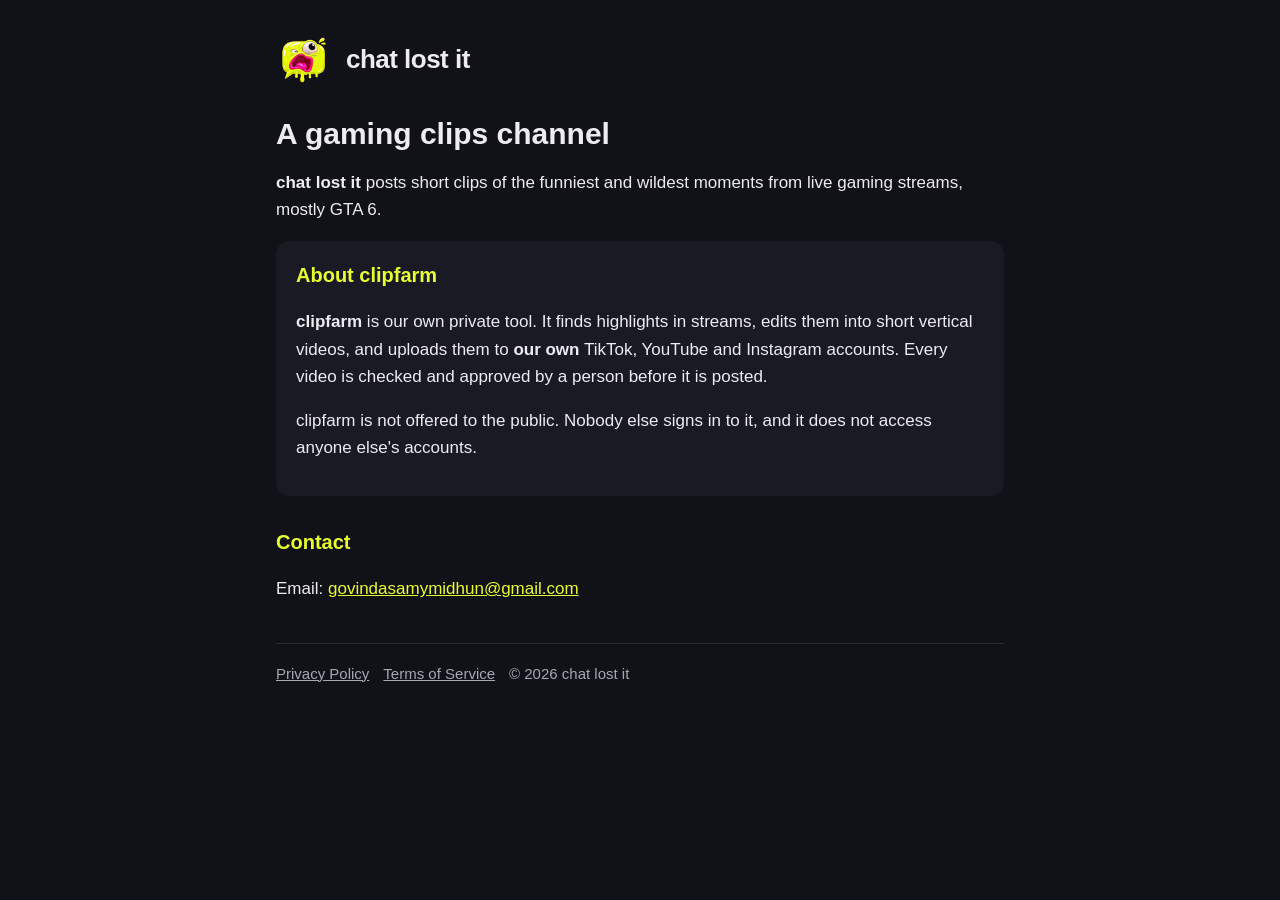
<file: index.html>
<!doctype html>
<html lang="en">
<head>
<meta charset="utf-8">
<meta name="viewport" content="width=device-width, initial-scale=1">
<title>chat lost it</title>
<meta name="description" content="chat lost it is a gaming clips channel. clipfarm is our private tool for posting our clips.">
<link rel="icon" href="favicon.png">
<link rel="apple-touch-icon" href="apple-touch-icon.png">
<link rel="stylesheet" href="style.css">
</head>
<body>
<main>
<header><img src="apple-touch-icon.png" alt=""><a href="./">chat lost it</a></header>

<h1>A gaming clips channel</h1>
<p><strong>chat lost it</strong> posts short clips of the funniest and wildest moments from live gaming streams, mostly GTA 6.</p>

<div class="card">
<h2 style="margin-top:0">About clipfarm</h2>
<p><strong>clipfarm</strong> is our own private tool. It finds highlights in streams, edits them into short vertical videos, and uploads them to <strong>our own</strong> TikTok, YouTube and Instagram accounts. Every video is checked and approved by a person before it is posted.</p>
<p>clipfarm is not offered to the public. Nobody else signs in to it, and it does not access anyone else's accounts.</p>
</div>

<h2>Contact</h2>
<p>Email: <a href="mailto:govindasamymidhun@gmail.com">govindasamymidhun@gmail.com</a></p>

<footer><a href="privacy.html">Privacy Policy</a><a href="terms.html">Terms of Service</a>© 2026 chat lost it</footer>
</main>
</body>
</html>
</file>
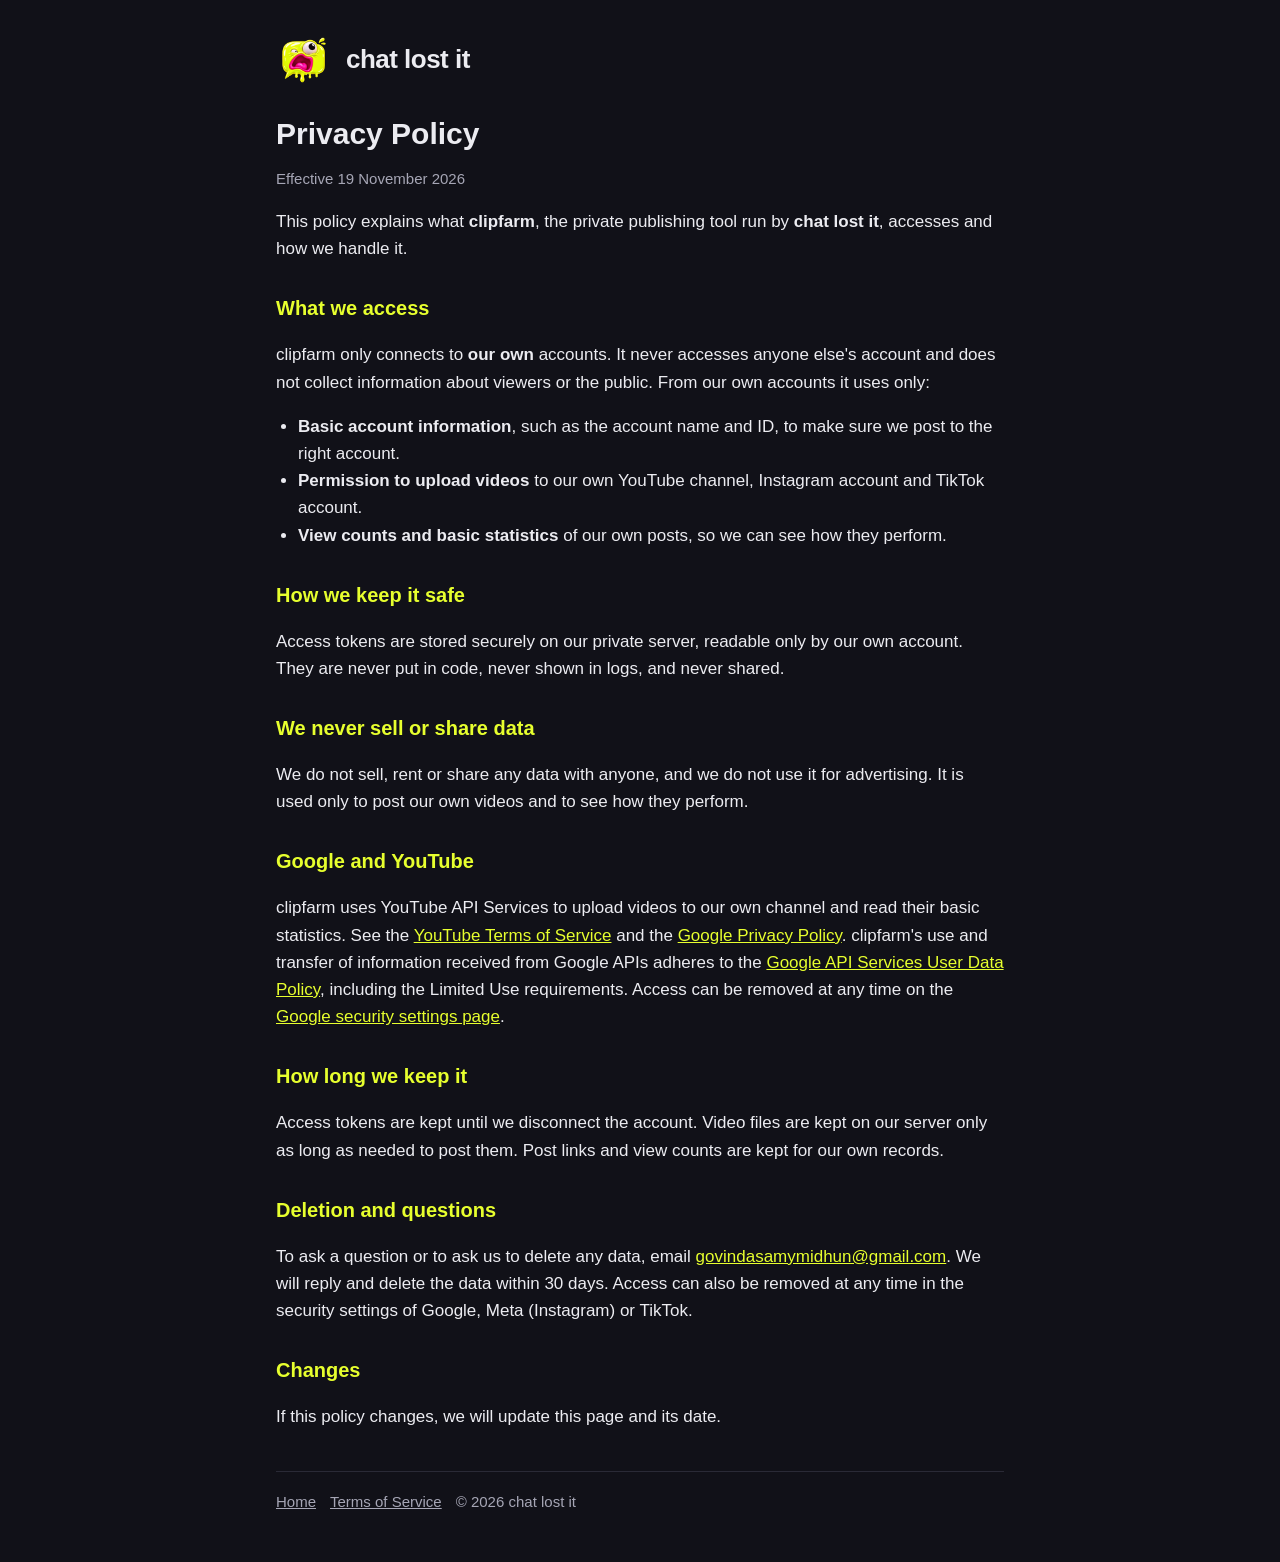
<file: privacy.html>
<!doctype html>
<html lang="en">
<head>
<meta charset="utf-8">
<meta name="viewport" content="width=device-width, initial-scale=1">
<title>Privacy Policy · chat lost it</title>
<link rel="icon" href="favicon.png">
<link rel="stylesheet" href="style.css">
</head>
<body>
<main>
<header><img src="apple-touch-icon.png" alt=""><a href="./">chat lost it</a></header>

<h1>Privacy Policy</h1>
<p class="muted">Effective 19 November 2026</p>

<p>This policy explains what <strong>clipfarm</strong>, the private publishing tool run by <strong>chat lost it</strong>, accesses and how we handle it.</p>

<h2>What we access</h2>
<p>clipfarm only connects to <strong>our own</strong> accounts. It never accesses anyone else's account and does not collect information about viewers or the public. From our own accounts it uses only:</p>
<ul>
<li><strong>Basic account information</strong>, such as the account name and ID, to make sure we post to the right account.</li>
<li><strong>Permission to upload videos</strong> to our own YouTube channel, Instagram account and TikTok account.</li>
<li><strong>View counts and basic statistics</strong> of our own posts, so we can see how they perform.</li>
</ul>

<h2>How we keep it safe</h2>
<p>Access tokens are stored securely on our private server, readable only by our own account. They are never put in code, never shown in logs, and never shared.</p>

<h2>We never sell or share data</h2>
<p>We do not sell, rent or share any data with anyone, and we do not use it for advertising. It is used only to post our own videos and to see how they perform.</p>

<h2>Google and YouTube</h2>
<p>clipfarm uses YouTube API Services to upload videos to our own channel and read their basic statistics. See the <a href="https://www.youtube.com/t/terms">YouTube Terms of Service</a> and the <a href="https://policies.google.com/privacy">Google Privacy Policy</a>. clipfarm's use and transfer of information received from Google APIs adheres to the <a href="https://developers.google.com/terms/api-services-user-data-policy">Google API Services User Data Policy</a>, including the Limited Use requirements. Access can be removed at any time on the <a href="https://myaccount.google.com/permissions">Google security settings page</a>.</p>

<h2>How long we keep it</h2>
<p>Access tokens are kept until we disconnect the account. Video files are kept on our server only as long as needed to post them. Post links and view counts are kept for our own records.</p>

<h2>Deletion and questions</h2>
<p>To ask a question or to ask us to delete any data, email <a href="mailto:govindasamymidhun@gmail.com">govindasamymidhun@gmail.com</a>. We will reply and delete the data within 30 days. Access can also be removed at any time in the security settings of Google, Meta (Instagram) or TikTok.</p>

<h2>Changes</h2>
<p>If this policy changes, we will update this page and its date.</p>

<footer><a href="./">Home</a><a href="terms.html">Terms of Service</a>© 2026 chat lost it</footer>
</main>
</body>
</html>
</file>
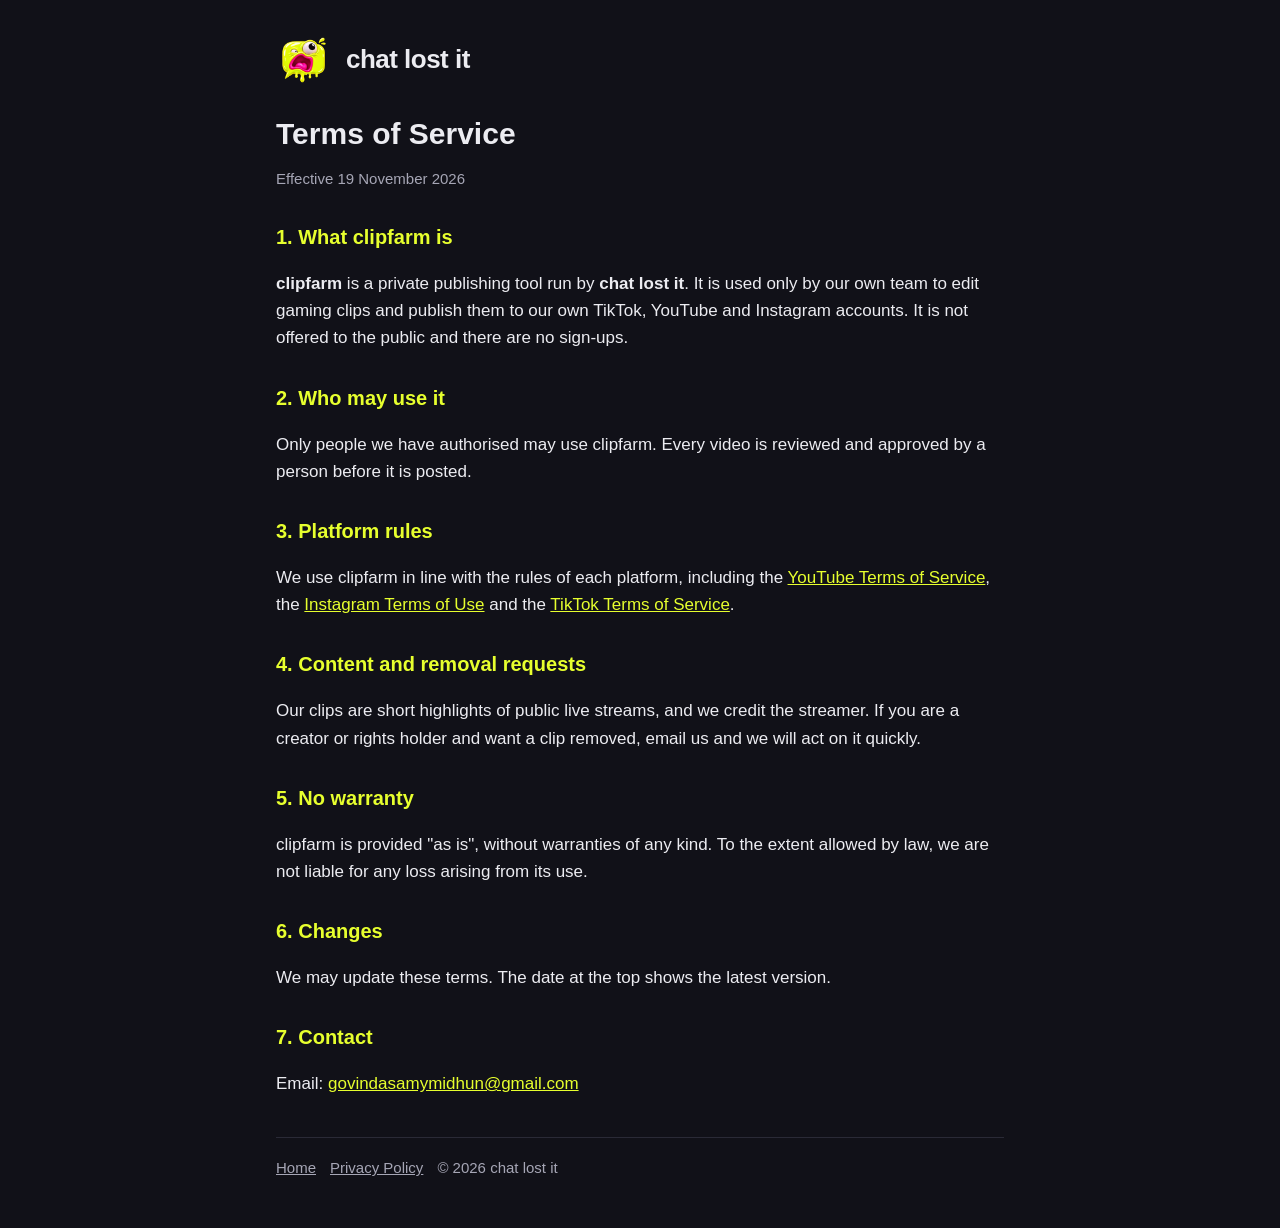
<file: terms.html>
<!doctype html>
<html lang="en">
<head>
<meta charset="utf-8">
<meta name="viewport" content="width=device-width, initial-scale=1">
<title>Terms of Service · chat lost it</title>
<link rel="icon" href="favicon.png">
<link rel="stylesheet" href="style.css">
</head>
<body>
<main>
<header><img src="apple-touch-icon.png" alt=""><a href="./">chat lost it</a></header>

<h1>Terms of Service</h1>
<p class="muted">Effective 19 November 2026</p>

<h2>1. What clipfarm is</h2>
<p><strong>clipfarm</strong> is a private publishing tool run by <strong>chat lost it</strong>. It is used only by our own team to edit gaming clips and publish them to our own TikTok, YouTube and Instagram accounts. It is not offered to the public and there are no sign-ups.</p>

<h2>2. Who may use it</h2>
<p>Only people we have authorised may use clipfarm. Every video is reviewed and approved by a person before it is posted.</p>

<h2>3. Platform rules</h2>
<p>We use clipfarm in line with the rules of each platform, including the <a href="https://www.youtube.com/t/terms">YouTube Terms of Service</a>, the <a href="https://help.instagram.com/581066165581870">Instagram Terms of Use</a> and the <a href="https://www.tiktok.com/legal/terms-of-service">TikTok Terms of Service</a>.</p>

<h2>4. Content and removal requests</h2>
<p>Our clips are short highlights of public live streams, and we credit the streamer. If you are a creator or rights holder and want a clip removed, email us and we will act on it quickly.</p>

<h2>5. No warranty</h2>
<p>clipfarm is provided "as is", without warranties of any kind. To the extent allowed by law, we are not liable for any loss arising from its use.</p>

<h2>6. Changes</h2>
<p>We may update these terms. The date at the top shows the latest version.</p>

<h2>7. Contact</h2>
<p>Email: <a href="mailto:govindasamymidhun@gmail.com">govindasamymidhun@gmail.com</a></p>

<footer><a href="./">Home</a><a href="privacy.html">Privacy Policy</a>© 2026 chat lost it</footer>
</main>
</body>
</html>
</file>
<file: style.css>
:root { --bg: #111118; --card: #1a1a24; --text: #ececf1; --muted: #a6a6b5; --accent: #e7ff2e; --pink: #ff3d9a; }
* { box-sizing: border-box; }
body { margin: 0; background: var(--bg); color: var(--text); font: 17px/1.6 -apple-system, BlinkMacSystemFont, "Segoe UI", Roboto, Helvetica, Arial, sans-serif; }
main { max-width: 760px; margin: 0 auto; padding: 32px 16px 48px; }
header { display: flex; align-items: center; gap: 14px; margin-bottom: 28px; }
header img { width: 56px; height: 56px; border-radius: 14px; }
header a { color: var(--text); text-decoration: none; font-size: 26px; font-weight: 800; letter-spacing: -0.02em; }
h1 { font-size: 30px; line-height: 1.2; margin: 0 0 6px; }
h2 { font-size: 20px; margin: 30px 0 8px; color: var(--accent); }
p, li { color: var(--text); }
ul { padding-left: 22px; }
.muted { color: var(--muted); font-size: 15px; }
.card { background: var(--card); border-radius: 14px; padding: 18px 20px; margin: 18px 0; }
a { color: var(--accent); }
footer { margin-top: 40px; padding-top: 18px; border-top: 1px solid #2a2a36; color: var(--muted); font-size: 15px; }
footer a { color: var(--muted); margin-right: 14px; }
</file>
